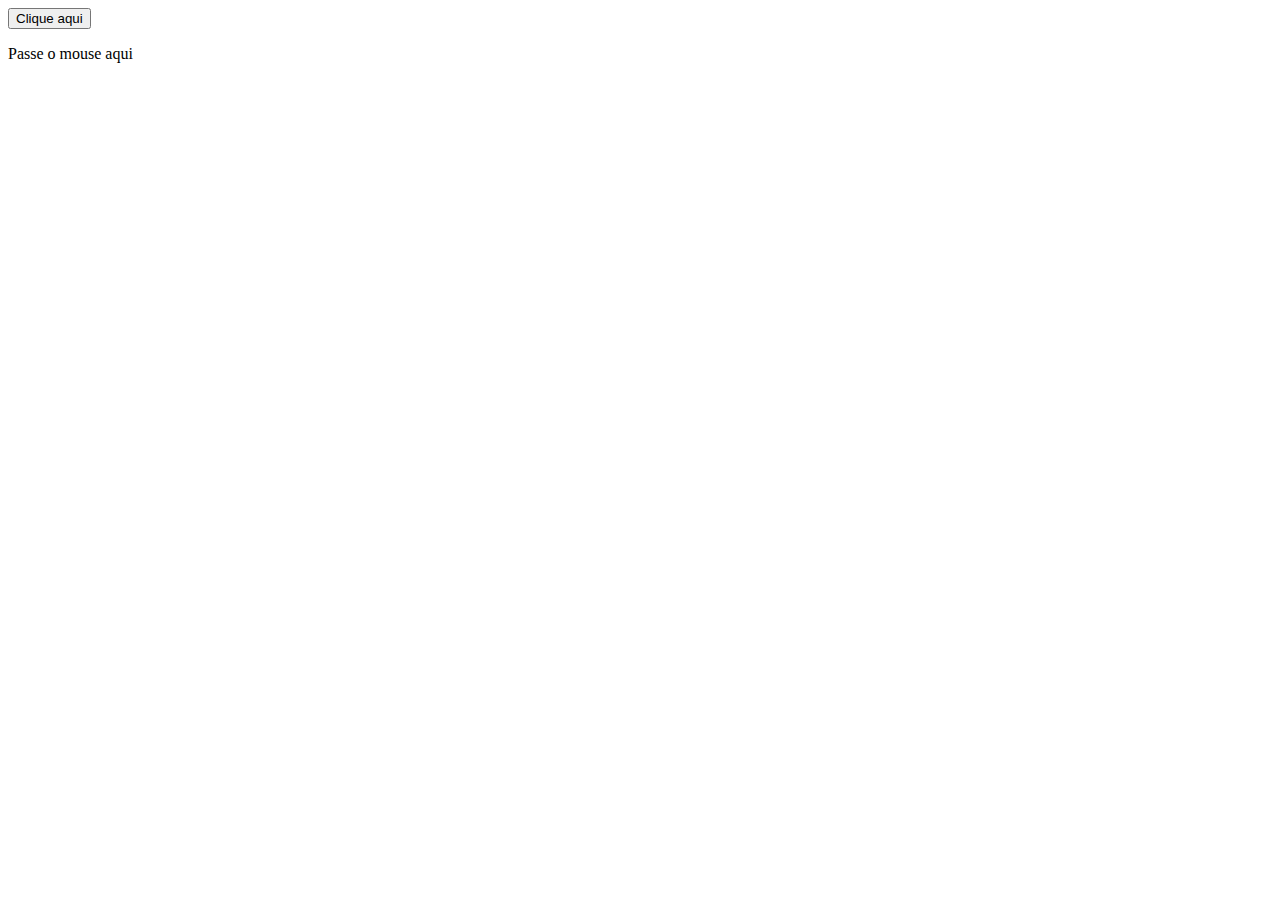
<file: 5 - Javascript/index.html>
<!DOCTYPE html>
<html lang="pt-br">
<head>
    <meta charset="UTF-8">
    <meta name="viewport" content="width=device-width, initial-scale=1.0">
    <title>Document</title>
    <script type = "text/javascript" src = "main.js"></script>
</head>
    <body>
        <button type = "button" onclick = "clicou()">Clique aqui</button>
        <p id = "agradecimento" onclick = "redirecionar()"></p>
        <p onmouseover = "trocar(this)">Passe o mouse aqui</p>
    </body>
</html>
</file>
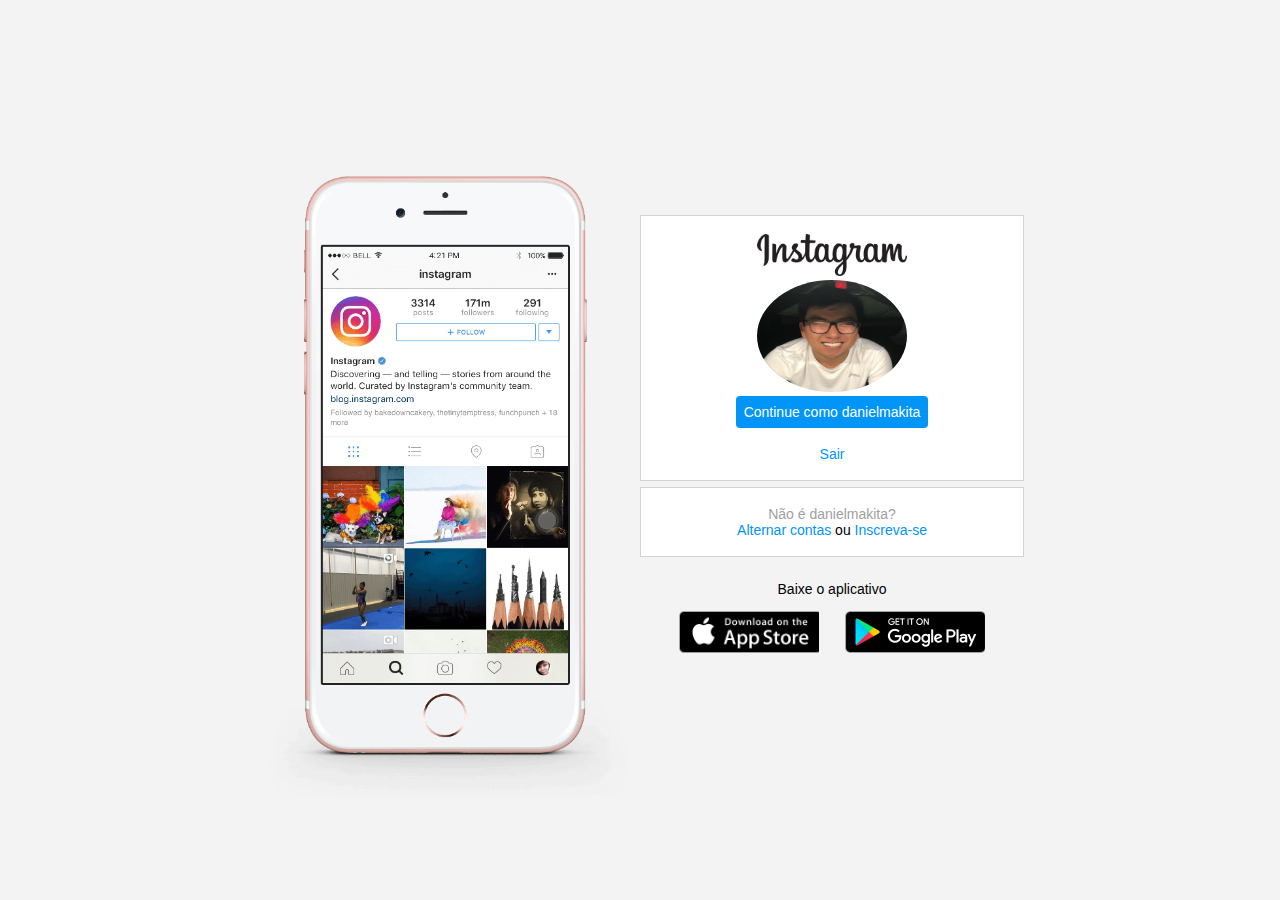
<file: 3 - Projetos/Recriando Instagram/index.html>
<!DOCTYPE html>
<html lang="pt-br">
<head>
    <meta charset="UTF-8">
    <meta name="viewport" content="width=device-width, initial-scale=1.0">
    <link rel = "stylesheet" href = "style.css">
    <title>Instagram</title>
</head>
<body>
    <div class="instagram-wrapper">
        <div class="instagram-phone"> <!--Div do lado esquerdo (celular)-->
            <img src="img/instagram-celular.png" alt="Imagem do celular">
        </div>
        <div class="instagram-continue"> <!--Div do lado direito-->
            <div class="group"> <!--Container de cima-->
                <img src="img/instagram-logo.png" class="instagram-logo" alt="Logo do Instagram">
                <div class="profile-photo">
                    <img src="img/instagram-foto.jpeg" alt="Foto do perfil" width = "150">
                </div>
                <a href="#" class = "instagram-login">Continue como danielmakita</a>
                <a href="#" class = "instagram-logout">Sair</a>
            </div>
            <div class = "group"> <!--Container de baixo-->
                <p class="not-account">Não é danielmakita?</p>
                <p class="notaccount">
                    <span class="link-blue">Alternar contas</span>
                    ou
                    <span class="link-blue">Inscreva-se</span>
                </p>
            </div>
            <div class="get-the-app">
                <p class="get-app">Baixe o aplicativo</p>
                <div class="download">
                    <a href="#" class = "app-download"></a>
                    <a href="#" class = "app-download"></a>
                </div>
            </div>
        </div>
    </div>
</body>
</html>
</file>
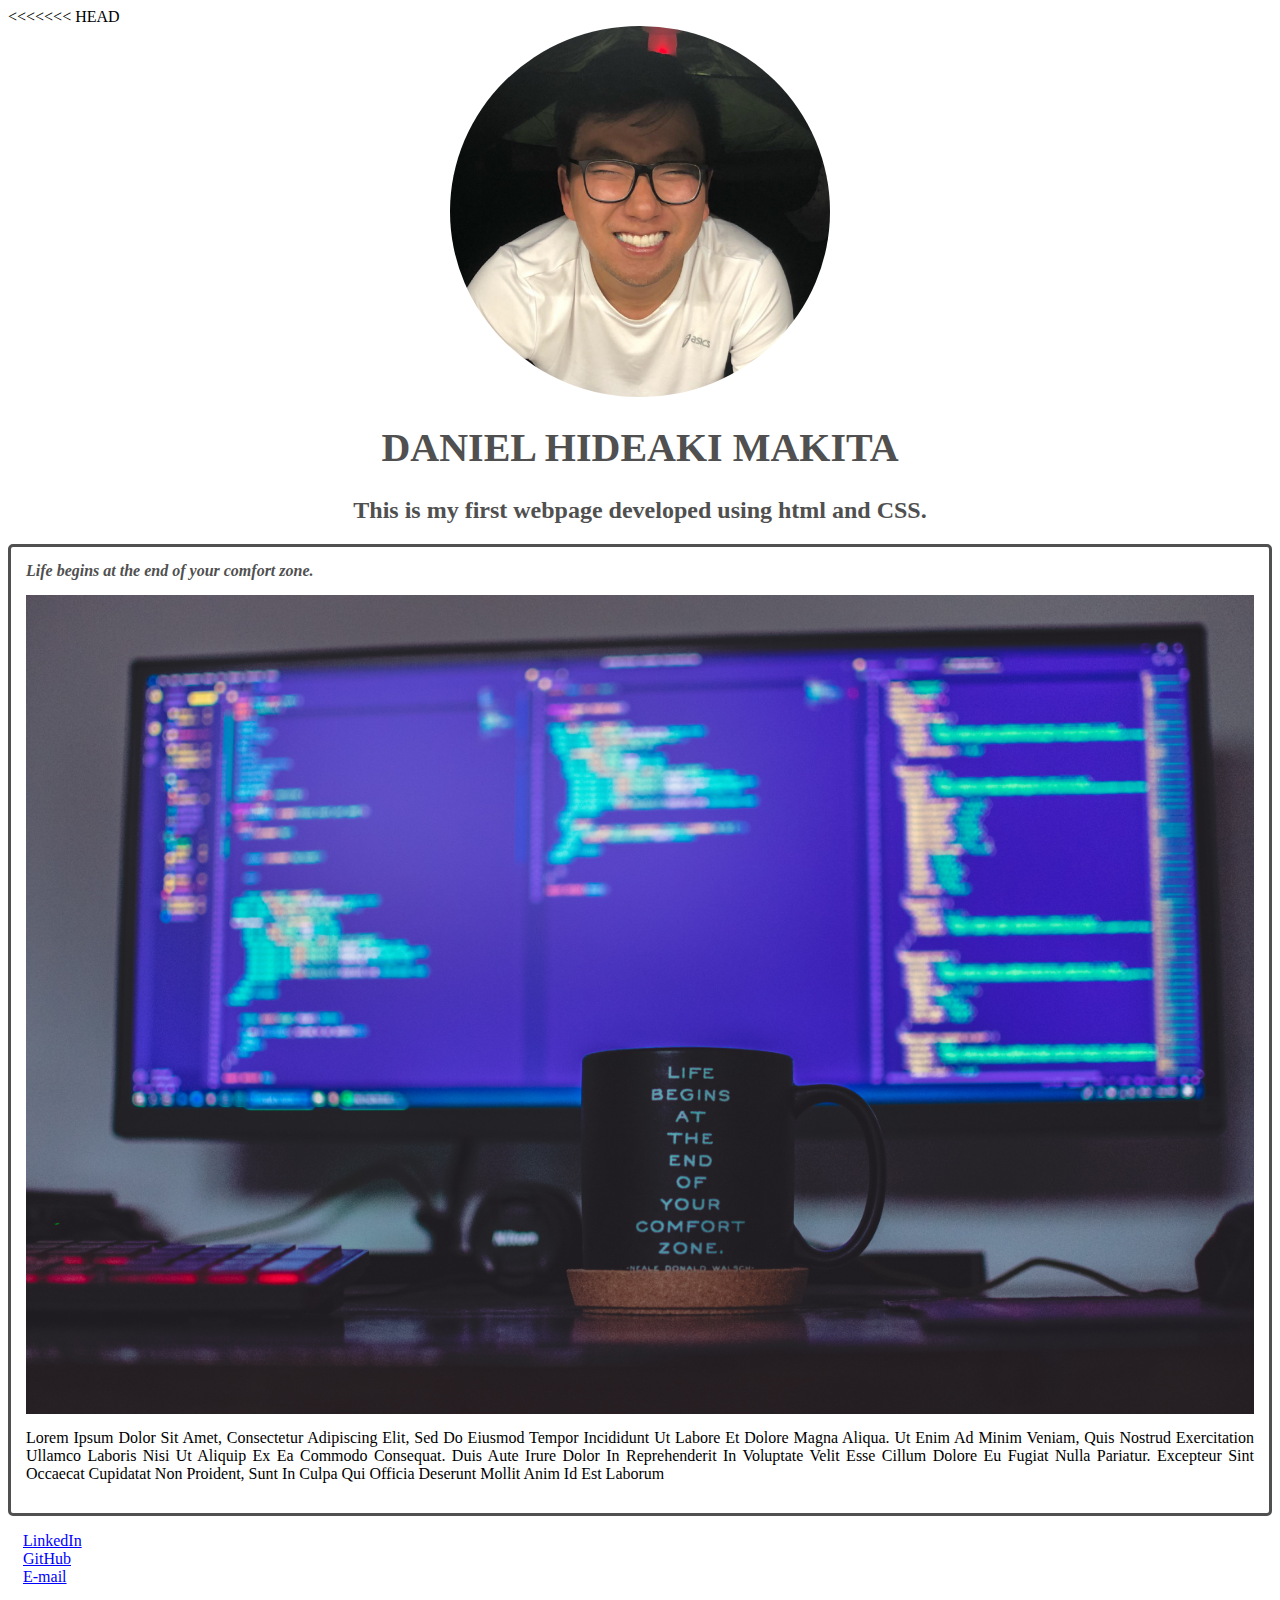
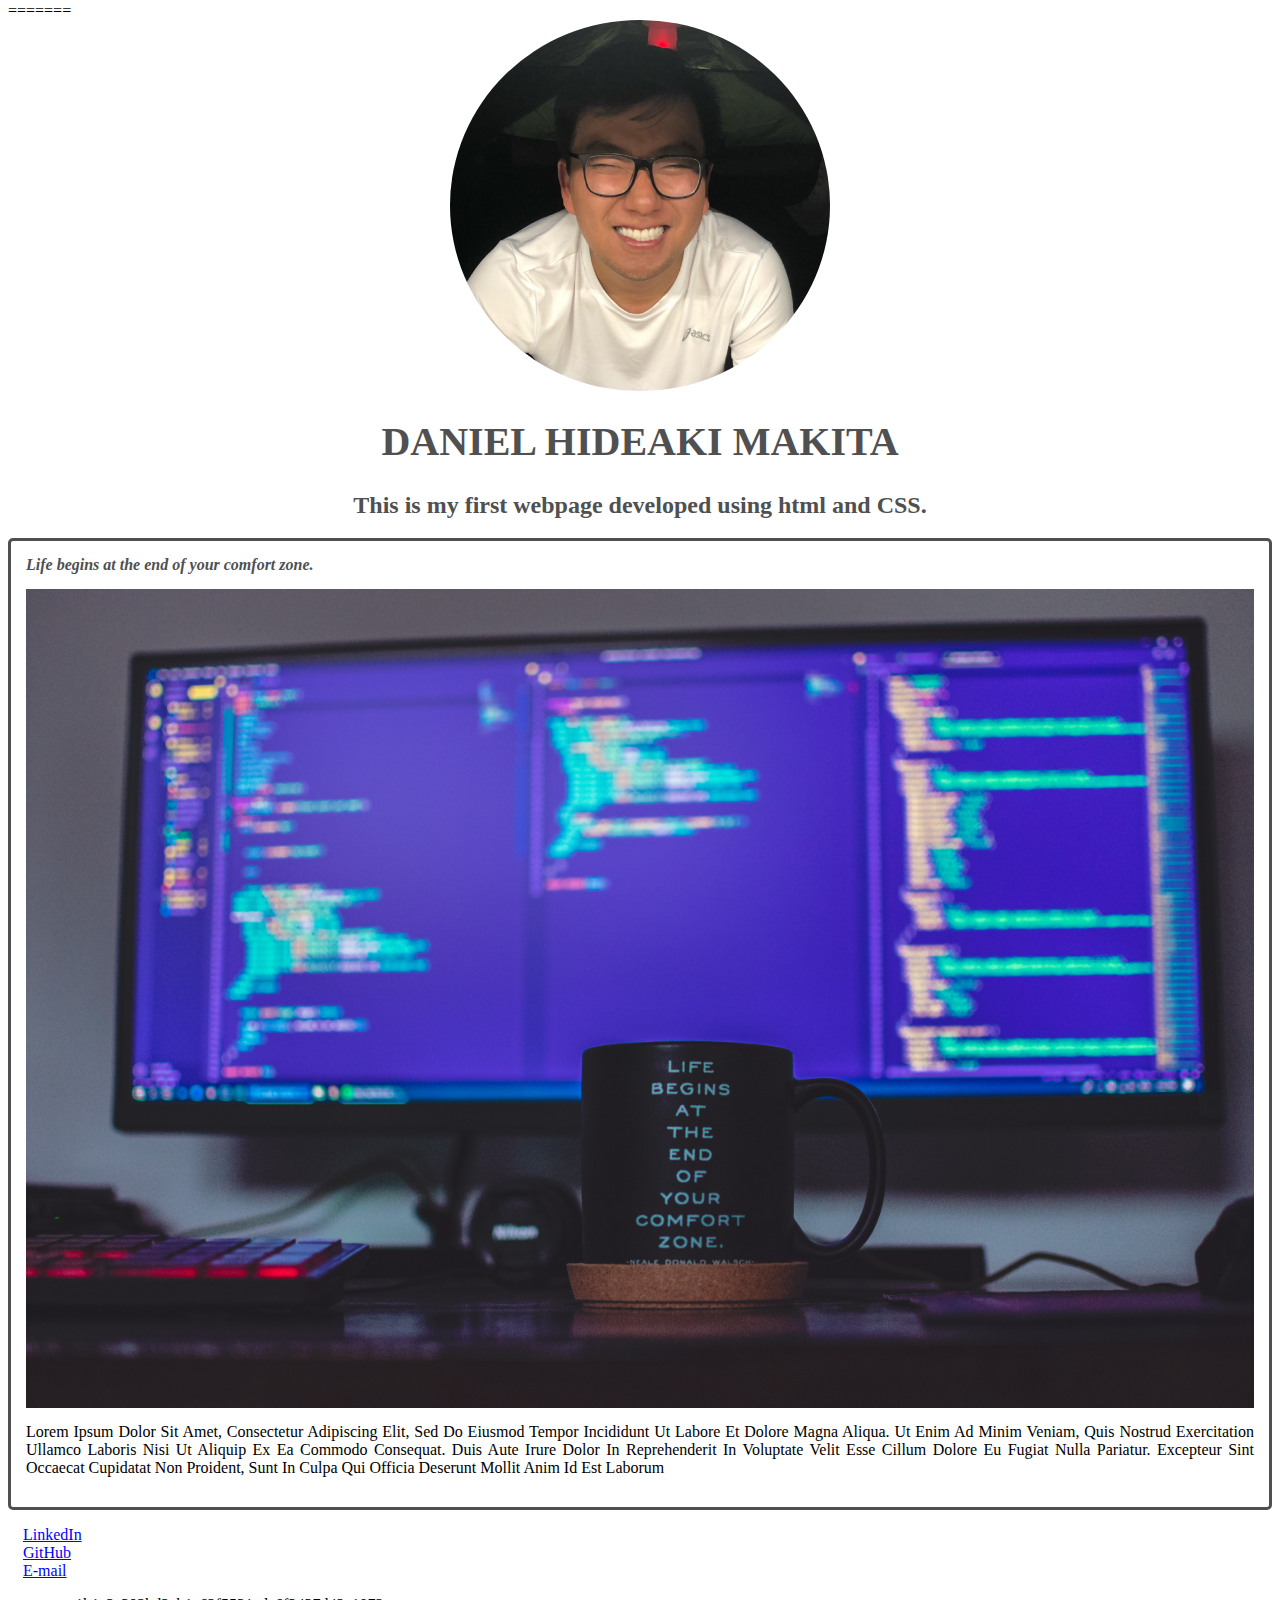
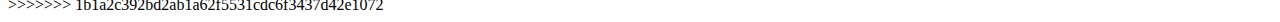
<file: 4 - HTML e CSS/Aula inicial/index.html>
<<<<<<< HEAD
<!DOCTYPE html>
<html lang="en">
    <head>
        <meta charset="UTF-8">
        <meta name="viewport" content="width=device-width, initial-scale=1.0">
        <title>Hi! I am Daniel Hideaki Makita</title>
        <link rel="stylesheet" href="style.css">
    </head>

    <body>
        <header>
            <img src="Pic.jpeg" alt = "A picture of me :)" class = "photo" >
            <h1 id = "title">Daniel Hideaki Makita</h1>
        </header>
    </body>

    <header></header>

    <section>
        <header>
            <h2 class = "subtitle">This is my first webpage developed using html and CSS.</h2>
        </header>
        <article class = "post">
            <h3 class = "post_title">Life begins at the end of your comfort zone.</h3>
            <img src = "Image.jpg" alt = "Coding image" class = "post_image">
            <p class = "post_content">Lorem ipsum dolor sit amet, consectetur adipiscing elit, 
            sed do eiusmod tempor incididunt ut labore et dolore magna aliqua. 
            Ut enim ad minim veniam, quis nostrud exercitation ullamco laboris nisi 
            ut aliquip ex ea commodo consequat. Duis aute irure dolor in 
            reprehenderit in voluptate velit esse cillum dolore eu fugiat nulla 
            pariatur. Excepteur sint occaecat cupidatat non proident, sunt in culpa 
            qui officia deserunt mollit anim id est laborum</p>
        </article>
    </section>

    <footer>
        <ul class = "contact_list">
            <li>
                <a href = "http://www.linkedin.com/in/danielmakita/" target = "_blank">LinkedIn</a>
            </li>
            <li>
                <a href = "http://www.github.com/danielmakita/" target = "_blank">GitHub</a>
            </li>
            <li>
                <a href = "mailto:makita.daniel@gmail.com">E-mail</a>
            </li>
        </ul>
    </footer>

=======
<!DOCTYPE html>
<html lang="en">
    <head>
        <meta charset="UTF-8">
        <meta name="viewport" content="width=device-width, initial-scale=1.0">
        <title>Hi! I am Daniel Hideaki Makita</title>
        <link rel="stylesheet" href="style.css">
    </head>

    <body>
        <header>
            <img src="Pic.jpeg" alt = "A picture of me :)" class = "photo" >
            <h1 id = "title">Daniel Hideaki Makita</h1>
        </header>
    </body>

    <header></header>

    <section>
        <header>
            <h2 class = "subtitle">This is my first webpage developed using html and CSS.</h2>
        </header>
        <article class = "post">
            <h3 class = "post_title">Life begins at the end of your comfort zone.</h3>
            <img src = "Image.jpg" alt = "Coding image" class = "post_image">
            <p class = "post_content">Lorem ipsum dolor sit amet, consectetur adipiscing elit, 
            sed do eiusmod tempor incididunt ut labore et dolore magna aliqua. 
            Ut enim ad minim veniam, quis nostrud exercitation ullamco laboris nisi 
            ut aliquip ex ea commodo consequat. Duis aute irure dolor in 
            reprehenderit in voluptate velit esse cillum dolore eu fugiat nulla 
            pariatur. Excepteur sint occaecat cupidatat non proident, sunt in culpa 
            qui officia deserunt mollit anim id est laborum</p>
        </article>
    </section>

    <footer>
        <ul class = "contact_list">
            <li>
                <a href = "http://www.linkedin.com/in/danielmakita/" target = "_blank">LinkedIn</a>
            </li>
            <li>
                <a href = "http://www.github.com/danielmakita/" target = "_blank">GitHub</a>
            </li>
            <li>
                <a href = "mailto:makita.daniel@gmail.com">E-mail</a>
            </li>
        </ul>
    </footer>

>>>>>>> 1b1a2c392bd2ab1a62f5531cdc6f3437d42e1072
</html>
</file>
<file: 3 - Projetos/Recriando Instagram/style.css>
* {
    padding: 0;
    margin: 0;
    box-sizing: border-box;
    text-decoration: none;
    font-family: sans-serif;
    font-size: 14px;
}

body{
    width: 100%;
    min-height: 100vh;
    background-color: rgb(243, 243, 243);
    margin: 0;
    padding: 0;
    display: flex;
    justify-content: center;
}

.instagram-wrapper{
    display: flex;
    align-items: center; /*Alinhamento vertical dos itens*/
    justify-content: start; /*Alinhamento horizontal dos itens*/
    width: 60%;
    height: 100vh;
}   

.instagram-phone{
    display: flex;
    align-items: center;
    justify-content: center;
    width: 50%;
}

.instagram-phone img{
    height: 50rem;
}

.instagram-continue{
    display: flex;
    align-items: center;
    justify-content: space-around;
    flex-direction: column;
    width: 50%;
    min-height: 34rem;
}

.group { /*Estilizando os containers de cima e de baixo*/
    display: flex;
    justify-content: space-between;
    align-items: center;
    flex-direction: column;
    background-color: #ffffff;
    width: 100%;
    padding: 1.3rem 0;
    border: 1px solid lightgray;
}

.group:nth-child(1){ /*Container superior*/
    min-height: 19rem;
}

.instagram-logo{
    height: 3rem;
}

.profile-photo{
    display:flex;
    justify-content: center;
    align-items: center;
    border-radius: 50%;
    overflow:
     hidden;
}

.profile-photo img{
    height: 8rem; /*Diferente do tutorial para ficar melhor*/
}

.instagram-login{
    background-color: #0095f6;
    color:#ffffff;
    padding: 8px;
    border-radius: 4px;
}

.instagram-logout{
    color: #0095f6;
    margin-top: 1rem;
}

.not-account{
    color: rgb(160, 160, 160);
}

.link-blue{
    color: #0095f6;
}

.get-the-app{
    display:flex;
    flex-direction: column;
    align-items: center;
    justify-content: center;
    width: 100%;
    padding: 1.3rem 0;
}

.download{
    display: flex;
    width: 100%;
    justify-content: space-evenly;
    align-items: center;
    padding: 1rem;
}

.app-download{
    height: 3rem;
    width: 10rem;
    background-size: cover;
}

.app-download:nth-child(1){ /*Botão IOS*/
    background-image: url(img/apple-button.png);
}

.app-download:nth-child(2){ /*Botão Android*/
    background-image: url(img/googleplay-button.png);
}

@media (max-width: 1024px){
    .instagram-wrapper{
        width: 90%;
    }
}

@media (max-width: 650px){
    body{
        background-color: #ffffff;
    }
    .instagram-wrapper{
        width: 90%;
    }
    .instagram-phone{
        display: none;
    }
    .instagram-continue{
        width: 100%;
    }
    .group{
        border: 1px solid transparent;
    }
}
</file>
<file: 4 - HTML e CSS/Aula inicial/style.css>
<<<<<<< HEAD
body{
    background: #f7f7f7;
    font-family: Verdana;
    max-width: 900px;
    margin: auto;
}

#title, .subtitle, .post_title{
    color: #505050;
}

#title{
    font-size: 40px;
    text-transform: uppercase;
    text-align: center;
}

.subtitle{
    text-align: center;
}

.photo{
    border-radius: 50%;
    border: 1px #505050;
    width: 30%;
    display: block;
    margin-left: auto;
    margin-right: auto;
}

.post_title{
    font-size: 16px;
    font-style: italic;
    margin: 0;
    margin-bottom: 15px;

}

a{
    text-decoration: underline;
    color: blue;
}

.post{
    background: #ffffff;
    padding: 15px;
    border: 3px solid #505050;
    margin-bottom: 15px;
    border-radius: 5px;
}

.post_content{
    margin: 0;
    margin-bottom: 15px;
    font-family: Verdana;
    font-style: normal;
    text-transform: capitalize;
    text-align: justify;
}


.post_image{
    margin-bottom: 15px;
    width: 100%;
}

.contact_list{
    list-style-type: none;
    padding-left: 15px;
=======
body{
    background: #f7f7f7;
    font-family: Verdana;
    max-width: 900px;
    margin: auto;
}

#title, .subtitle, .post_title{
    color: #505050;
}

#title{
    font-size: 40px;
    text-transform: uppercase;
    text-align: center;
}

.subtitle{
    text-align: center;
}

.photo{
    border-radius: 50%;
    border: 1px #505050;
    width: 30%;
    display: block;
    margin-left: auto;
    margin-right: auto;
}

.post_title{
    font-size: 16px;
    font-style: italic;
    margin: 0;
    margin-bottom: 15px;

}

a{
    text-decoration: underline;
    color: blue;
}

.post{
    background: #ffffff;
    padding: 15px;
    border: 3px solid #505050;
    margin-bottom: 15px;
    border-radius: 5px;
}

.post_content{
    margin: 0;
    margin-bottom: 15px;
    font-family: Verdana;
    font-style: normal;
    text-transform: capitalize;
    text-align: justify;
}


.post_image{
    margin-bottom: 15px;
    width: 100%;
}

.contact_list{
    list-style-type: none;
    padding-left: 15px;
>>>>>>> 1b1a2c392bd2ab1a62f5531cdc6f3437d42e1072
}
</file>
